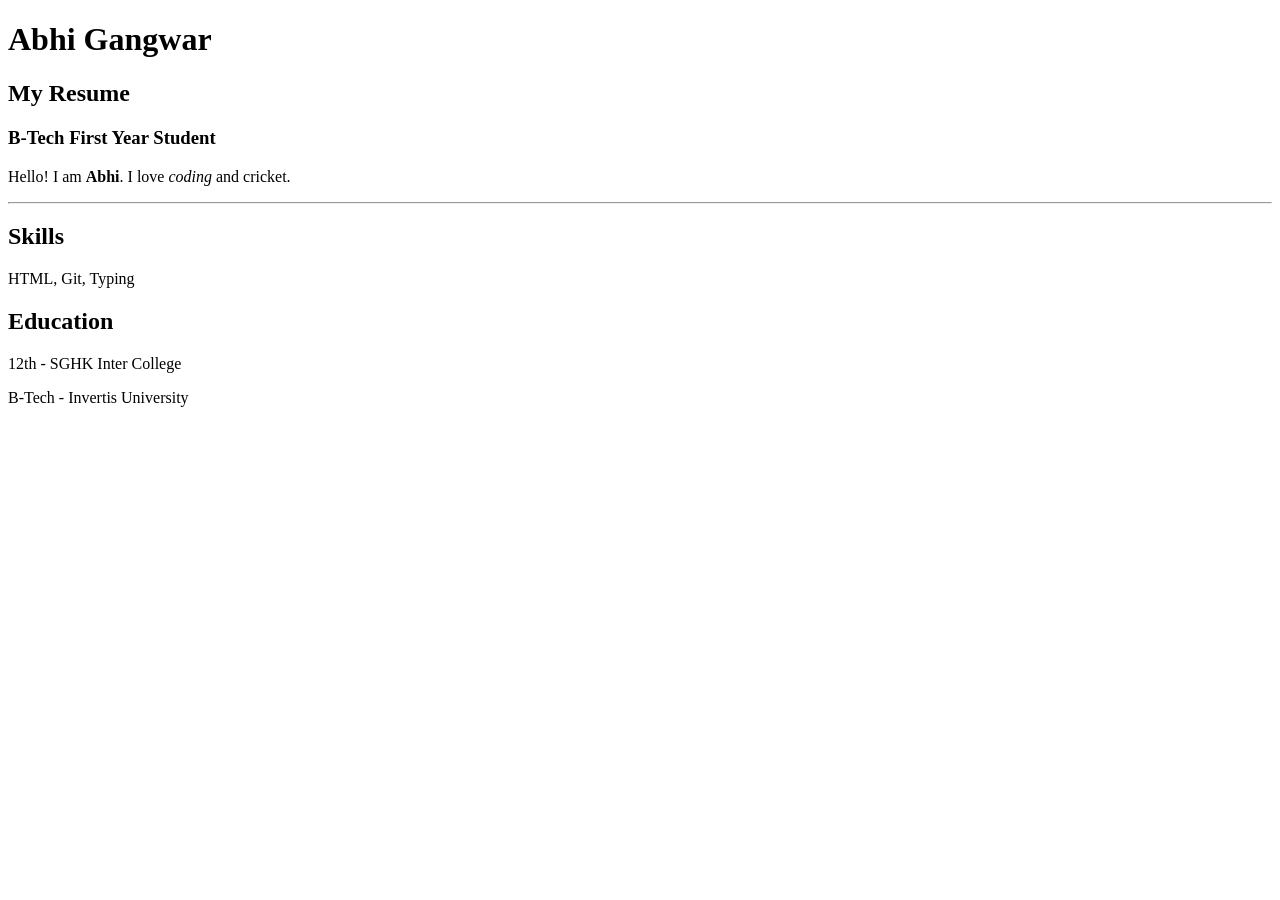
<file: week2/index.html>
<!DOCTYPE html>
<html lang="en">
<head>
    <meta charset="UTF-8">
    <title>My Resume</title>
</head>
<body>
    <h1>Abhi Gangwar</h1>
    <h2>My Resume</h2>
    <h3>B-Tech First Year Student</h3>
    <p>Hello! I am <strong>Abhi</strong>. I love <em>coding</em> and cricket.</p>
<hr>
<!-- Skills box -->
<div id="skills" class="section">
    <h2>Skills</h2>
    <p>HTML, Git, Typing</p>
</div>

<!-- Education box -->
<div id="education" class="section">
    <h2>Education</h2>
    <p>12th - SGHK Inter College</p>
    <p>B-Tech - Invertis University</p>
</div>
<!-- Resume content ends here -->
</body>
</html>
</file>
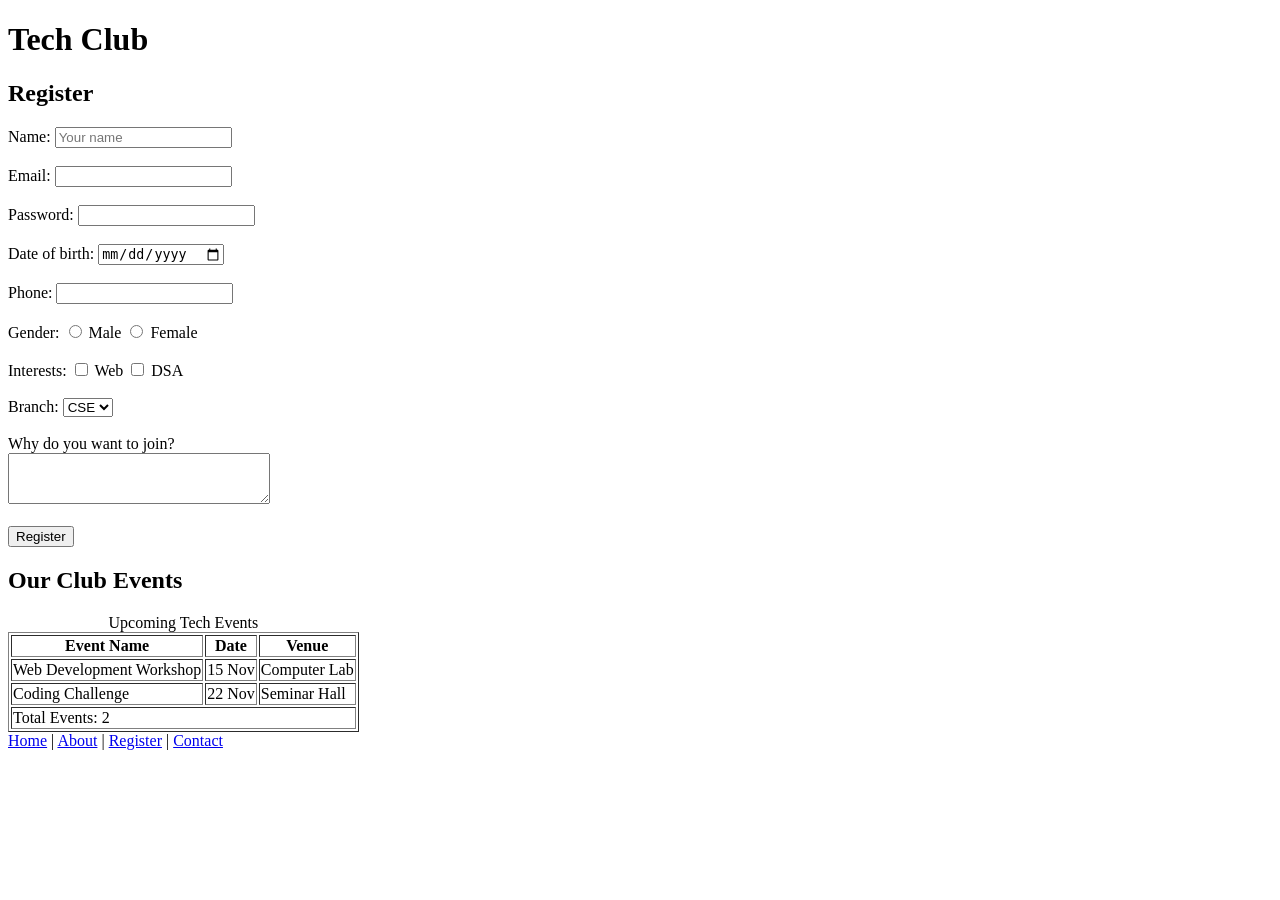
<file: week4/index.html>
<!DOCTYPE html>
<html lang="en">

<head>
    <meta charset="UTF-8">
    <meta name="viewport" content="width=device-width, initial-scale=1.0">
    <meta name="description" content="College Tech Club events and student registration">
    <meta name="keywords" content="Tech Club, Coding, Workshops">
    <title>College Tech Club</title>
    <link rel="icon" type="image/png" href="favicon.png">
</head>

<body>

    <h1>Tech Club</h1>
    <h2>Register</h2>

    <form>
        <label for="name">Name:</label>
        <input type="text" id="name" name="name"
               placeholder="Your name">
        <br><br>

        <label for="email">Email:</label>
        <input type="email" id="email" name="email">
        <br><br>

        <label for="password">Password:</label>
        <input type="password" id="password" name="password">
        <br><br>

        <label for="dob">Date of birth:</label>
        <input type="date" id="dob" name="dob">
        <br><br>

        <label for="phone">Phone:</label>
        <input type="tel" id="phone" name="phone">
        <br><br>

        <label>Gender:</label>
        <input type="radio" id="male" name="gender" value="Male">
        <label for="male">Male</label>
        <input type="radio" id="female" name="gender" value="Female">
        <label for="female">Female</label>
        <br><br>

        <label>Interests:</label>
        <input type="checkbox" id="web" name="interest" value="Web">
        <label for="web">Web</label>
        <input type="checkbox" id="dsa" name="interest" value="DSA">
        <label for="dsa">DSA</label>
        <br><br>

        <label for="branch">Branch:</label>
        <select id="branch" name="branch">
            <option value="CSE">CSE</option>
            <option value="IT">IT</option>
            <option value="ECE">ECE</option>
        </select>
        <br><br>

        <label for="message">Why do you want to join?</label>
        <br>
        <textarea id="message" name="message"
                  rows="3" cols="30"></textarea>
        <br><br>

        <button type="submit">Register</button>
    </form>
    
    <h2>Our Club Events</h2>

    <table border="1">
        <caption>Upcoming Tech Events</caption>

        <thead>
            <tr>
                <th>Event Name</th>
                <th>Date</th>
                <th>Venue</th>
            </tr>
        </thead>

        <tbody>
            <tr>
                <td>Web Development Workshop</td>
                <td>15 Nov</td>
                <td>Computer Lab</td>
            </tr>
            <tr>
                <td>Coding Challenge</td>
                <td>22 Nov</td>
                <td>Seminar Hall</td>
            </tr>
        </tbody>

        <tfoot>
            <tr>
                <td colspan="3">Total Events: 2</td>
            </tr>
        </tfoot>
    </table>


</body>
<nav>
    <a href="index.html">Home</a> |
    <a href="about.html">About</a> |
    <a href="register.html">Register</a> |
    <a href="contact.html">Contact</a>
</nav>
</html>
</file>
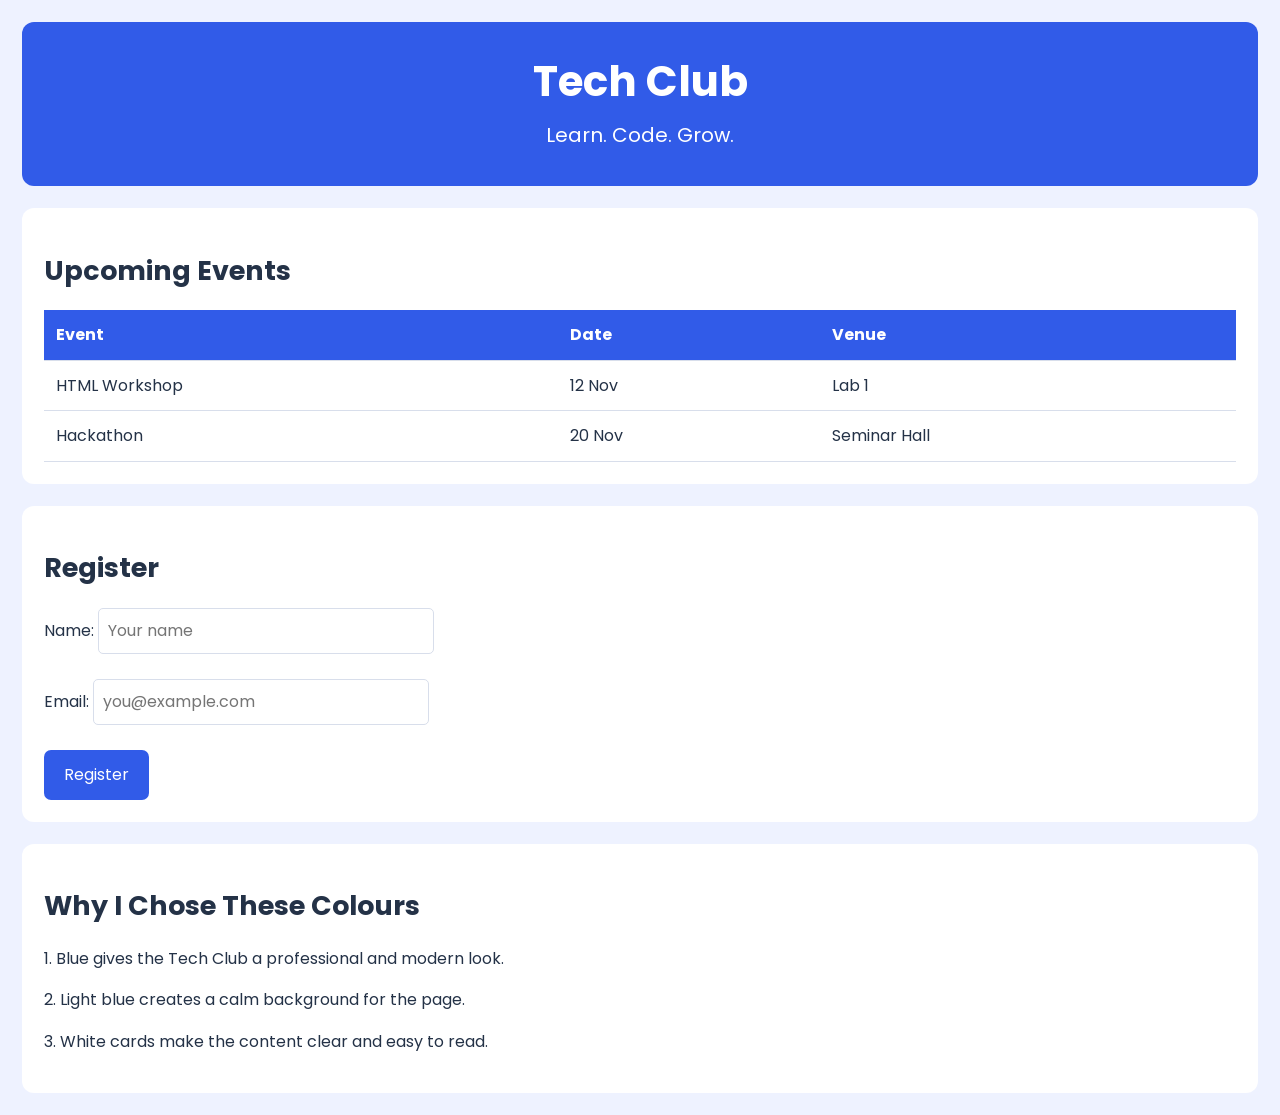
<file: week5/index.html>
<!DOCTYPE html>
<html lang="en">
<head>
    <meta charset="UTF-8">
    <meta name="viewport" content="width=device-width, initial-scale=1.0">
    <title>Tech Club</title>

    <link rel="preconnect" href="https://fonts.googleapis.com">
    <link rel="preconnect" href="https://fonts.gstatic.com" crossorigin>
    <link href="https://fonts.googleapis.com/css2?family=Poppins:wght@400;500;600;700&display=swap" rel="stylesheet">

    <link rel="stylesheet" href="style.css">
</head>
<body>

    <header id="hero">
        <h1>Tech Club</h1>
        <p>Learn. Code. Grow.</p>
    </header>

    <section class="card">
        <h2>Upcoming Events</h2>

        <table>
            <thead>
                <tr>
                    <th>Event</th>
                    <th>Date</th>
                    <th>Venue</th>
                </tr>
            </thead>
            <tbody>
                <tr>
                    <td>HTML Workshop</td>
                    <td>12 Nov</td>
                    <td>Lab 1</td>
                </tr>
                <tr>
                    <td>Hackathon</td>
                    <td>20 Nov</td>
                    <td>Seminar Hall</td>
                </tr>
            </tbody>
        </table>
    </section>

    <section class="card">
        <h2>Register</h2>

        <form>
            <label for="name">Name:</label>
            <input type="text" id="name" name="name" placeholder="Your name" required>
            <br><br>

            <label for="email">Email:</label>
            <input type="email" id="email" name="email" placeholder="you@example.com" required>
            <br><br>

            <button type="submit">Register</button>
        </form>
    </section>

    <section class="card">
        <h2>Why I Chose These Colours</h2>
        <p>1. Blue gives the Tech Club a professional and modern look.</p>
        <p>2. Light blue creates a calm background for the page.</p>
        <p>3. White cards make the content clear and easy to read.</p>
    </section>

</body>
</html>
</file>
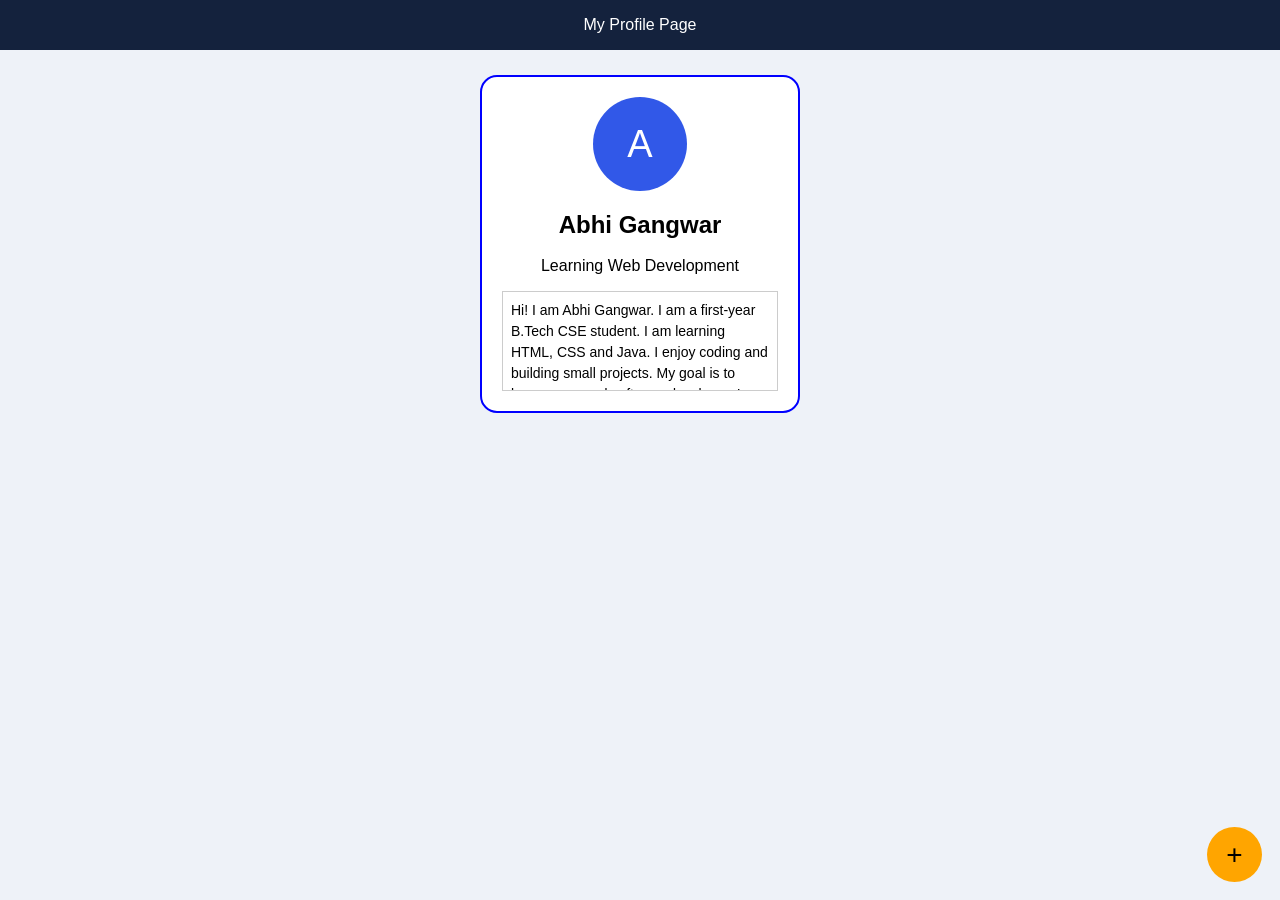
<file: week6/index.html>
<!DOCTYPE html>
<html lang="en">
<head>
    <meta charset="UTF-8">
    <meta name="viewport" content="width=device-width, initial-scale=1.0">
    <title>My Profile Page</title>
    <link rel="stylesheet" href="style.css">
</head>
<body>

    <header class="top-bar">
        My Profile Page
    </header>

    <div class="card blue-card">
        <div class="avatar">A</div>

        <h2>Abhi Gangwar</h2>
        <p>Learning Web Development</p>

        <div class="bio">
            Hi! I am Abhi Gangwar. I am a first-year B.Tech CSE student.
            I am learning HTML, CSS and Java. I enjoy coding and building
            small projects. My goal is to become a good software developer.
            I want to improve my programming skills and learn more about
            web development. I practise coding regularly to achieve my goal.
        </div>
    </div>

    <button class="add-button">+</button>

</body>
</html>
</file>
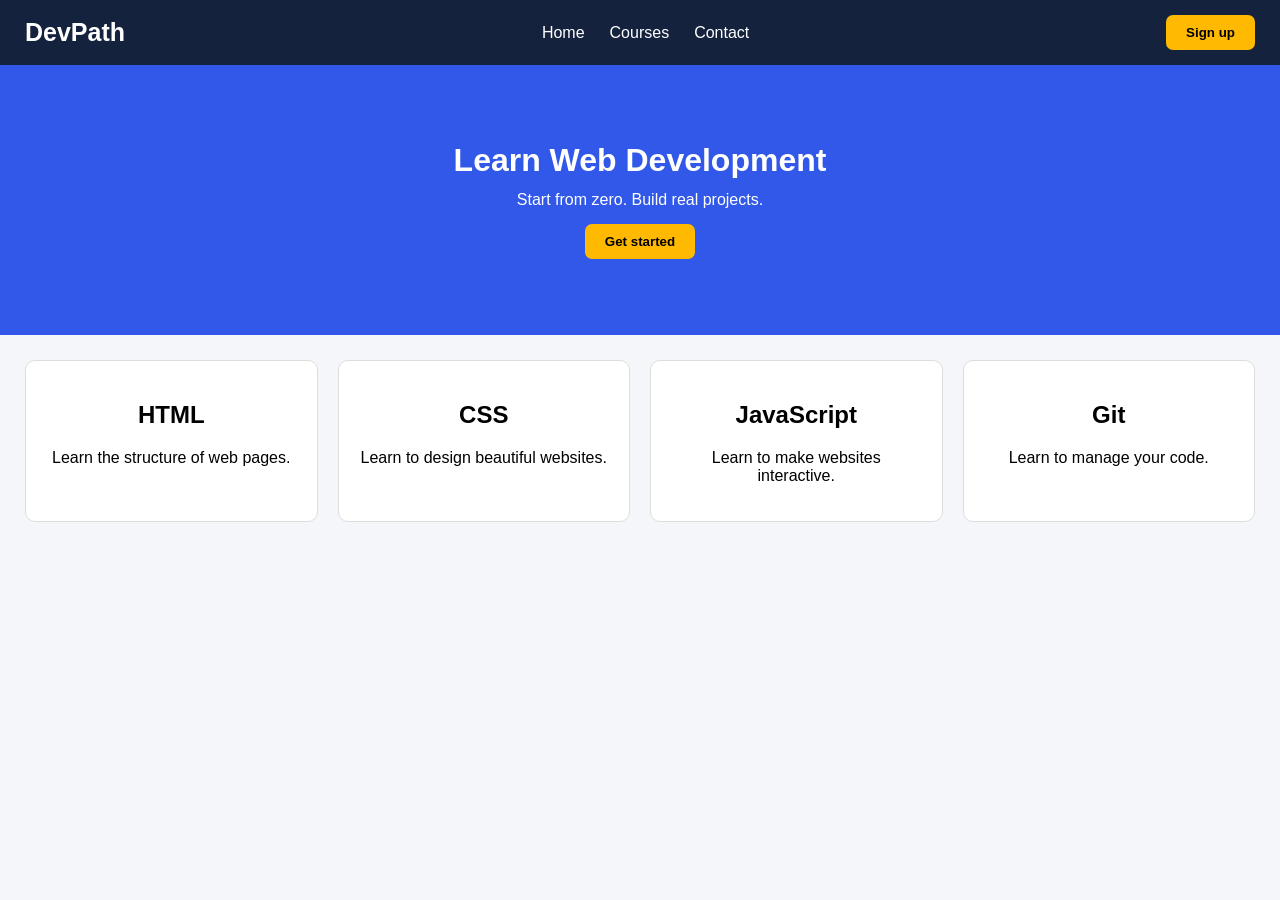
<file: week7/index.html>
<!DOCTYPE html>
<html lang="en">
<head>
    <meta charset="UTF-8">
    <meta name="viewport" content="width=device-width, initial-scale=1.0">
    <title>DevPath Landing Page</title>
    <link rel="stylesheet" href="style.css">
</head>
<body>

    <header class="navbar">
        <h2 class="logo">DevPath</h2>

        <nav class="nav-links">
            <a href="#">Home</a>
            <a href="#">Courses</a>
            <a href="#">Contact</a>
        </nav>

        <button class="signup-button">Sign up</button>
    </header>

    <section class="banner">
        <h1>Learn Web Development</h1>
        <p>Start from zero. Build real projects.</p>
        <button class="start-button">Get started</button>
    </section>

    <section class="cards">

        <div class="card">
            <h2>HTML</h2>
            <p>Learn the structure of web pages.</p>
        </div>

        <div class="card">
            <h2>CSS</h2>
            <p>Learn to design beautiful websites.</p>
        </div>

        <div class="card">
            <h2>JavaScript</h2>
            <p>Learn to make websites interactive.</p>
        </div>

        <div class="card">
            <h2>Git</h2>
            <p>Learn to manage your code.</p>
        </div>

    </section>

</body>
</html>
</file>
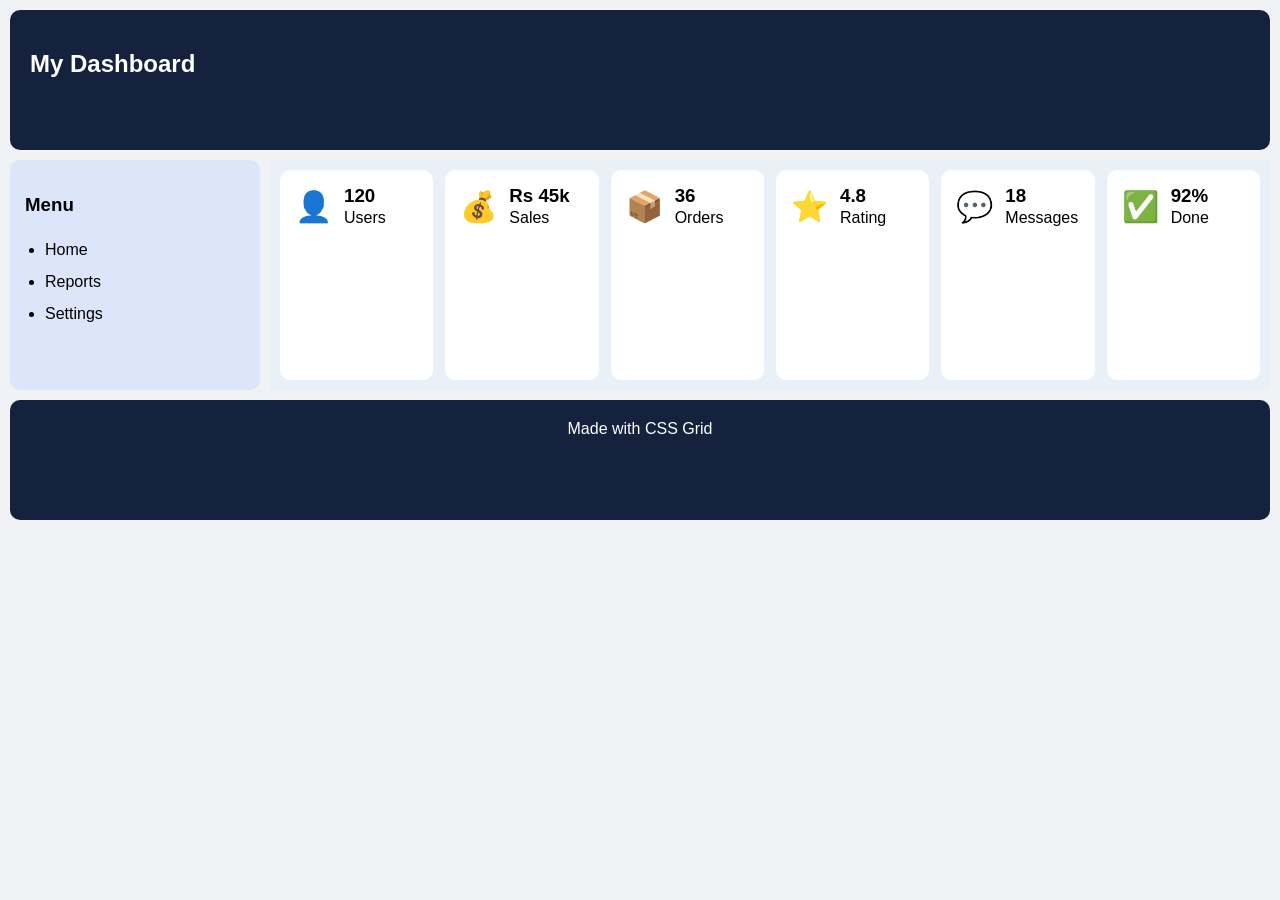
<file: week8/index.html>
<!DOCTYPE html>
<html lang="en">
<head>
    <meta charset="UTF-8">
    <meta name="viewport" content="width=device-width, initial-scale=1.0">
    <title>My Dashboard</title>
    <link rel="stylesheet" href="style.css">
</head>
<body>

    <div class="dashboard">

        <header class="header">
            <h2>My Dashboard</h2>
        </header>

        <aside class="sidebar">
            <h3>Menu</h3>
            <ul>
                <li>Home</li>
                <li>Reports</li>
                <li>Settings</li>
            </ul>
        </aside>

        <main class="main">

            <div class="box">
                <div class="box-content">
                    <span class="icon">👤</span>
                    <div>
                        <h3>120</h3>
                        <p>Users</p>
                    </div>
                </div>
            </div>

            <div class="box">
                <div class="box-content">
                    <span class="icon">💰</span>
                    <div>
                        <h3>Rs 45k</h3>
                        <p>Sales</p>
                    </div>
                </div>
            </div>

            <div class="box">
                <div class="box-content">
                    <span class="icon">📦</span>
                    <div>
                        <h3>36</h3>
                        <p>Orders</p>
                    </div>
                </div>
            </div>

            <div class="box">
                <div class="box-content">
                    <span class="icon">⭐</span>
                    <div>
                        <h3>4.8</h3>
                        <p>Rating</p>
                    </div>
                </div>
            </div>

            <div class="box">
                <div class="box-content">
                    <span class="icon">💬</span>
                    <div>
                        <h3>18</h3>
                        <p>Messages</p>
                    </div>
                </div>
            </div>

            <div class="box">
                <div class="box-content">
                    <span class="icon">✅</span>
                    <div>
                        <h3>92%</h3>
                        <p>Done</p>
                    </div>
                </div>
            </div>

        </main>

        <footer class="footer">
            Made with CSS Grid
        </footer>

    </div>

</body>
</html>
</file>
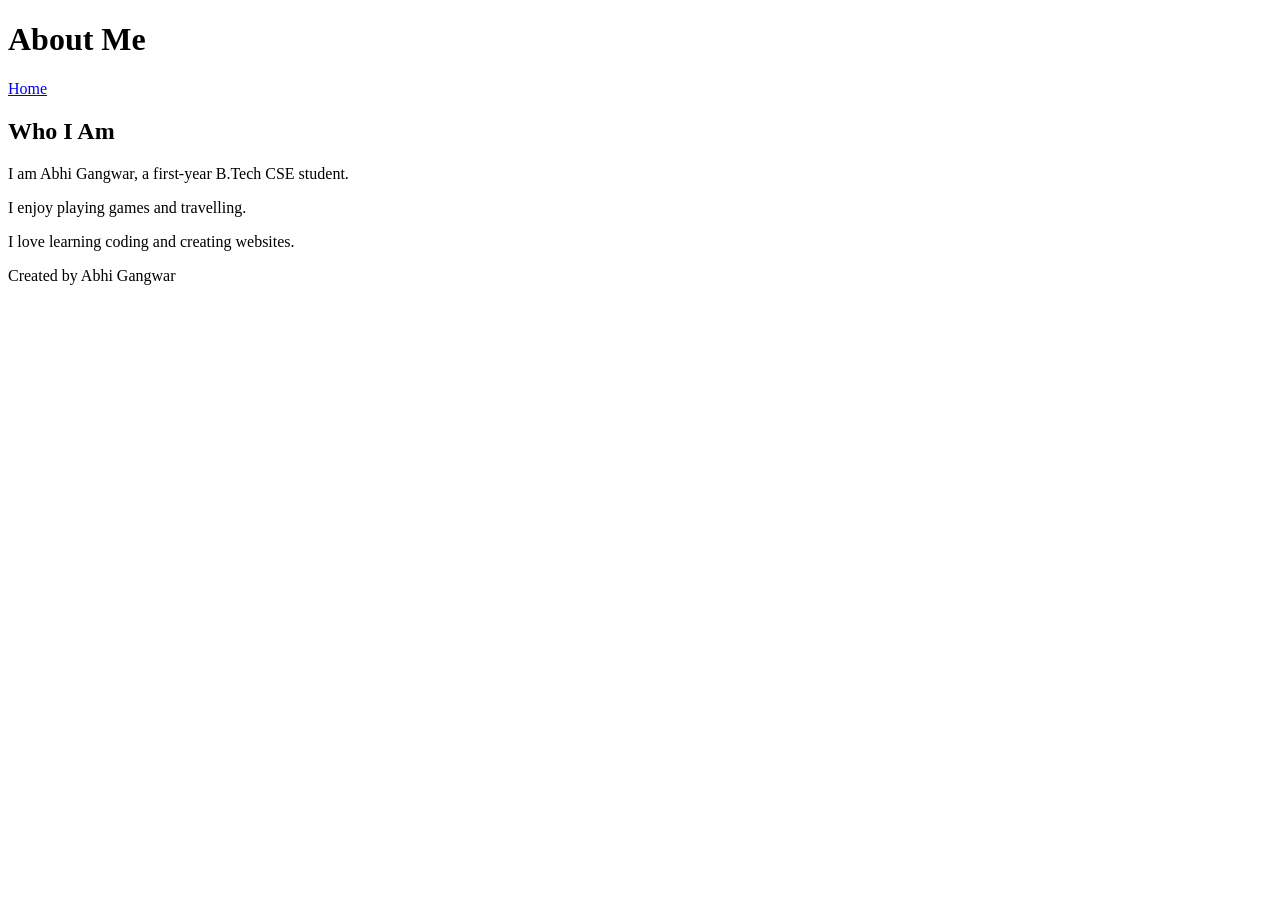
<file: week3/about.html>
<!DOCTYPE html>
<html lang="en">
<head>
    <meta charset="UTF-8">
    <meta name="viewport" content="width=device-width, initial-scale=1.0">
    <title>About Abhi</title>
</head>
<body>
    <header>
        <h1>About Me</h1>
        <nav>
            <a href="index.html">Home</a>
        </nav>
    </header>

    <main>
        <section>
            <h2>Who I Am</h2>
            <p>I am Abhi Gangwar, a first-year B.Tech CSE student.</p>
            <p>I enjoy playing games and travelling.</p>
            <p>I love learning coding and creating websites.</p>
        </section>
    </main>

    <footer>
        <p>Created by Abhi Gangwar</p>
    </footer>
</body>
</html>
</file>
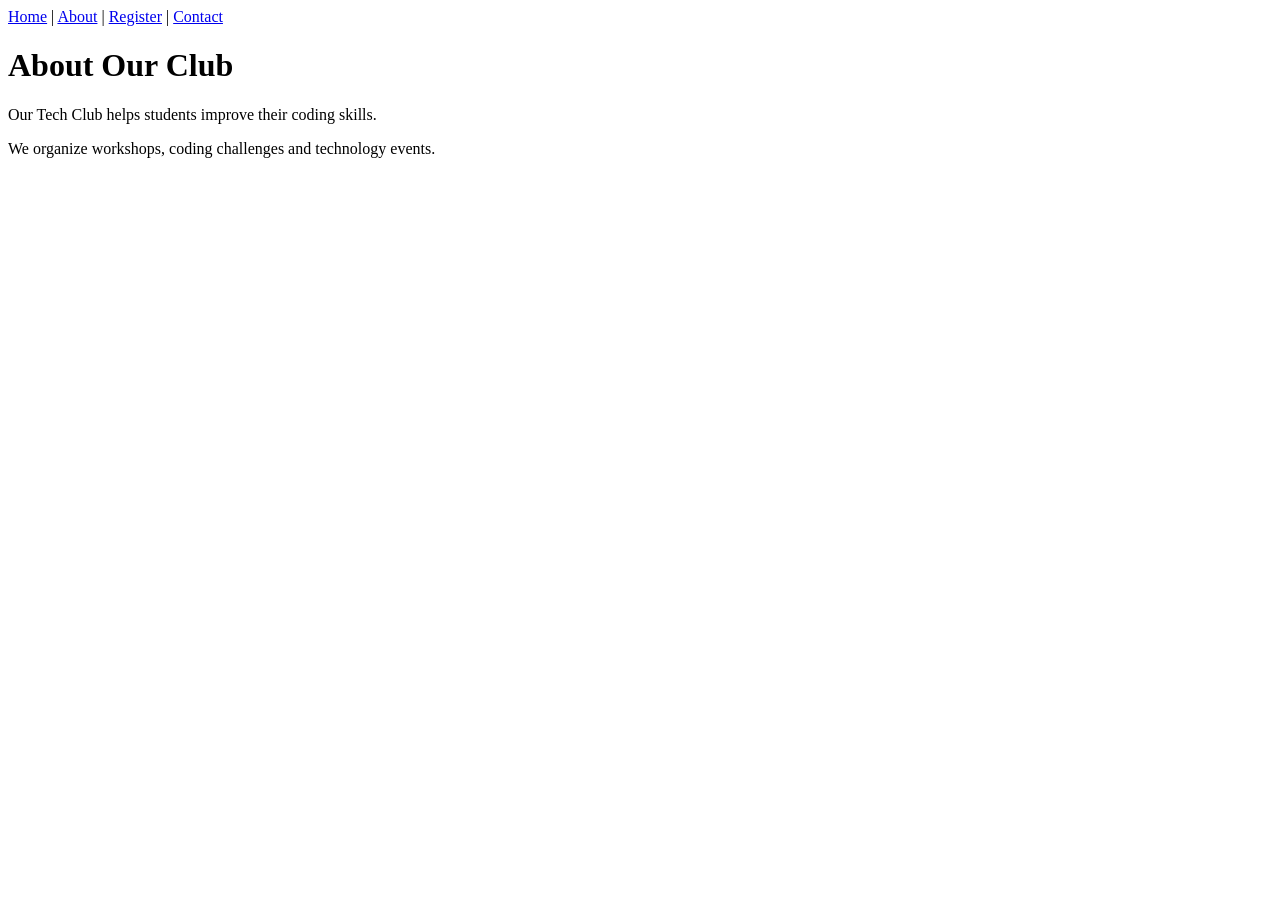
<file: week4/about.html>
<!DOCTYPE html>
<html lang="en">
<head>
    <meta charset="UTF-8">
    <meta name="viewport" content="width=device-width, initial-scale=1.0">
    <title>About - Tech Club</title>
    <link rel="icon" type="image/png" href="favicon.png">
</head>
<body>
    <nav>
        <a href="index.html">Home</a> |
        <a href="about.html">About</a> |
        <a href="register.html">Register</a> |
        <a href="contact.html">Contact</a>
    </nav>

    <h1>About Our Club</h1>
    <p>Our Tech Club helps students improve their coding skills.</p>
    <p>We organize workshops, coding challenges and technology events.</p>
</body>
</html>
</file>
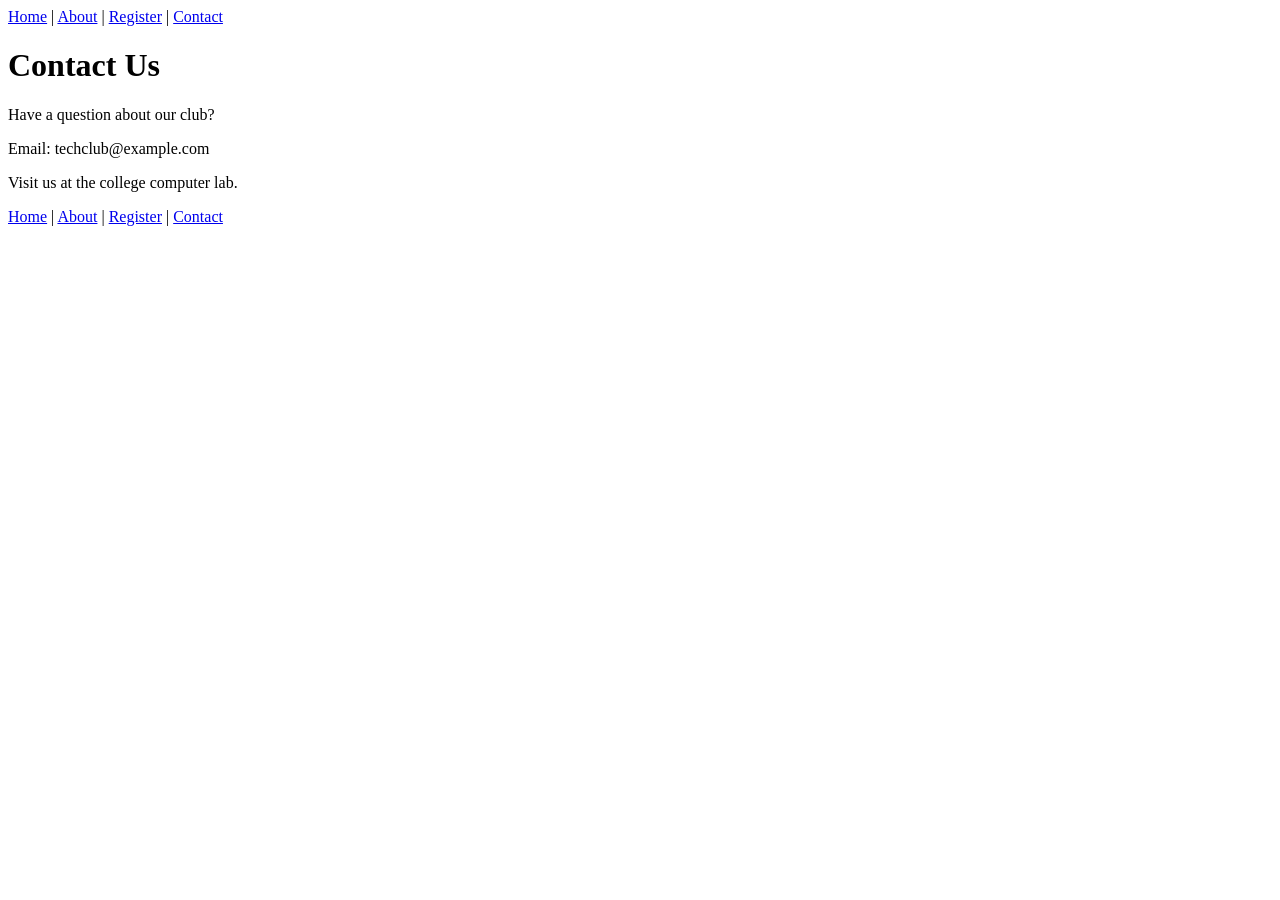
<file: week4/contact.html>
<!DOCTYPE html>
<html lang="en">
<head>
    <meta charset="UTF-8">
    <meta name="viewport" content="width=device-width, initial-scale=1.0">
    <title>Contact - Tech Club</title>
    <link rel="icon" type="image/png" href="favicon.png">
</head>
<body>
    <nav>
        <a href="index.html">Home</a> |
        <a href="about.html">About</a> |
        <a href="register.html">Register</a> |
        <a href="contact.html">Contact</a>
    </nav>

    <h1>Contact Us</h1>
    <p>Have a question about our club?</p>
    <p>Email: techclub@example.com</p>
    <p>Visit us at the college computer lab.</p>
</body>
<nav>
    <a href="index.html">Home</a> |
    <a href="about.html">About</a> |
    <a href="register.html">Register</a> |
    <a href="contact.html">Contact</a>
</nav>

</html>
</file>
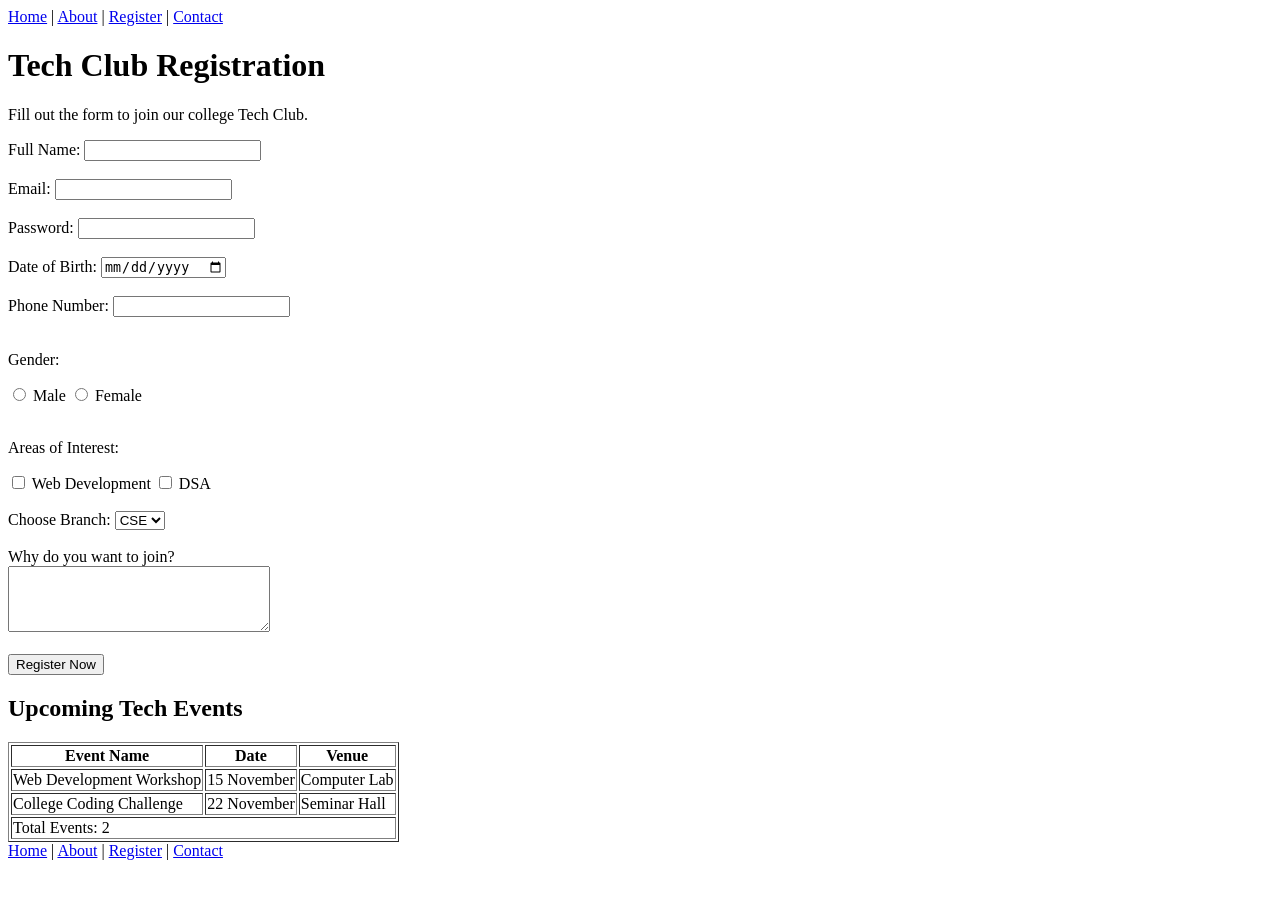
<file: week4/register.html>
<!DOCTYPE html>
<html lang="en">
<head>
    <meta charset="UTF-8">
    <meta name="viewport" content="width=device-width, initial-scale=1.0">
    <meta name="description" content="Register for Tech Club events">
    <title>Register - Tech Club</title>
    <link rel="icon" type="image/png" href="favicon.png">
</head>
<body>

    <nav>
        <a href="index.html">Home</a> |
        <a href="about.html">About</a> |
        <a href="register.html">Register</a> |
        <a href="contact.html">Contact</a>
    </nav>

    <h1>Tech Club Registration</h1>
    <p>Fill out the form to join our college Tech Club.</p>

    <form>
        <label for="name">Full Name:</label>
        <input type="text" id="name" name="name" required>
        <br><br>

        <label for="email">Email:</label>
        <input type="email" id="email" name="email" required>
        <br><br>

        <label for="password">Password:</label>
        <input type="password" id="password" name="password" required>
        <br><br>

        <label for="dob">Date of Birth:</label>
        <input type="date" id="dob" name="dob">
        <br><br>

        <label for="phone">Phone Number:</label>
        <input type="tel" id="phone" name="phone">
        <br><br>

        <p>Gender:</p>
        <input type="radio" id="male" name="gender" value="Male">
        <label for="male">Male</label>

        <input type="radio" id="female" name="gender" value="Female">
        <label for="female">Female</label>
        <br><br>

        <p>Areas of Interest:</p>
        <input type="checkbox" id="web" name="interest" value="Web Development">
        <label for="web">Web Development</label>

        <input type="checkbox" id="dsa" name="interest" value="DSA">
        <label for="dsa">DSA</label>
        <br><br>

        <label for="branch">Choose Branch:</label>
        <select id="branch" name="branch">
            <option value="CSE">CSE</option>
            <option value="IT">IT</option>
            <option value="ECE">ECE</option>
        </select>
        <br><br>

        <label for="reason">Why do you want to join?</label>
        <br>
        <textarea id="reason" name="reason" rows="4" cols="30"></textarea>
        <br><br>

        <input type="submit" value="Register Now">
    </form>

    <h2>Upcoming Tech Events</h2>

    <table border="1">
        <thead>
            <tr>
                <th>Event Name</th>
                <th>Date</th>
                <th>Venue</th>
            </tr>
        </thead>

        <tbody>
            <tr>
                <td>Web Development Workshop</td>
                <td>15 November</td>
                <td>Computer Lab</td>
            </tr>
            <tr>
                <td>College Coding Challenge</td>
                <td>22 November</td>
                <td>Seminar Hall</td>
            </tr>
        </tbody>

        <tfoot>
            <tr>
                <td colspan="3">Total Events: 2</td>
            </tr>
        </tfoot>
    </table>

</body>
<nav>
    <a href="index.html">Home</a> |
    <a href="about.html">About</a> |
    <a href="register.html">Register</a> |
    <a href="contact.html">Contact</a>
</nav>
</html>
</file>
<file: week5/style.css>
:root {
    --blue: #315be8;
    --light-blue: #eef2ff;
    --white: #ffffff;
    --text-color: #243247;
    --border-color: #d8deeb;
    --space: 22px;
}

/* Universal selector */
* {
    box-sizing: border-box;
}

/* Element selector */
body {
    margin: 0;
    padding: var(--space);
    background-color: var(--light-blue);
    color: var(--text-color);
    font-family: 'Poppins', Arial, sans-serif;
    font-size: 16px;
    line-height: 1.6;
}

/* ID selector */
#hero {
    background-color: var(--blue);
    color: var(--white);
    text-align: center;
    padding: 35px;
    border-radius: 12px;
}

/* Element selector */
h1 {
    color: var(--white);
    font-size: 42px;
    line-height: 1.2;
    margin: 0 0 12px;
}

#hero p {
    font-size: 20px;
    margin: 0;
}

/* Class selector */
.card {
    background-color: var(--white);
    padding: var(--space);
    margin-top: var(--space);
    border-radius: 12px;
}

h2 {
    color: var(--text-color);
    font-size: 27px;
    line-height: 1.3;
}

table {
    width: 100%;
    border-collapse: collapse;
    text-align: left;
}

th {
    background-color: var(--blue);
    color: var(--white);
}

th, td {
    padding: 12px;
    border-bottom: 1px solid var(--border-color);
}

input {
    padding: 9px;
    font: inherit;
    border: 1px solid var(--border-color);
    border-radius: 5px;
}

button {
    background-color: var(--blue);
    color: var(--white);
    padding: 12px 20px;
    font: inherit;
    border: none;
    border-radius: 7px;
    cursor: pointer;
}
</file>
<file: week6/style.css>
* {
    box-sizing: border-box;
}

body {
    margin: 0;
    font-family: Arial, sans-serif;
    background-color: #eef2f8;
}

.top-bar {
    background-color: #14223d;
    color: white;
    text-align: center;
    padding: 16px;
    position: sticky;
    top: 0;
    z-index: 1;
}

.card {
    width: 320px;
    margin: 25px auto;
    padding: 20px;
    background-color: white;
    border: 2px solid;
    border-radius: 17px;
    text-align: center;
}

.blue-card {
    border-color: blue;
}

.green-card {
    border-color: green;
}

.avatar {
    width: 94px;
    height: 94px;
    margin: 0 auto;
    border-radius: 50%;
    background-color: #3158e8;
    color: white;
    font-size: 38px;
    line-height: 94px;
}

.green-card .avatar {
    background-color: green;
}

h2 {
    font-size: 24px;
    margin-bottom: 18px;
}

.bio {
    height: 100px;
    overflow: auto;
    border: 1px solid #cccccc;
    padding: 8px;
    text-align: left;
    font-size: 14px;
    line-height: 1.5;
}

.add-button {
    width: 55px;
    height: 55px;
    border: none;
    border-radius: 50%;
    background-color: orange;
    font-size: 28px;
    position: fixed;
    right: 18px;
    bottom: 18px;
    z-index: 2;
    cursor: pointer;
}
</file>
<file: week7/style.css>
* {
    box-sizing: border-box;
}

body {
    margin: 0;
    font-family: Arial, sans-serif;
    background-color: #f5f6fa;
}

/* Navbar */

.navbar {
    background-color: #14223d;
    color: white;
    padding: 15px 25px;

    display: flex;
    justify-content: space-between;
    align-items: center;
}

.logo {
    margin: 0;
    font-size: 25px;
}

.nav-links {
    display: flex;
    gap: 25px;
}

.nav-links a {
    color: white;
    text-decoration: none;
    font-size: 16px;
}

.signup-button {
    background-color: #ffb900;
    border: none;
    padding: 10px 20px;
    border-radius: 7px;
    font-weight: bold;
    cursor: pointer;
}

/* Banner */

.banner {
    background-color: #3158e8;
    color: white;
    height: 270px;

    display: flex;
    flex-direction: column;
    justify-content: center;
    align-items: center;
    text-align: center;
}

.banner h1 {
    font-size: 32px;
    margin: 0 0 12px;
}

.banner p {
    font-size: 16px;
    margin: 0 0 15px;
}

.start-button {
    background-color: #ffb900;
    border: none;
    padding: 10px 20px;
    border-radius: 7px;
    font-weight: bold;
    cursor: pointer;
}

/* Cards */

.cards {
    display: flex;
    flex-wrap: wrap;
    gap: 20px;
    padding: 25px;
}

.card {
    flex: 1 1 200px;
    background-color: white;
    border: 1px solid #dddddd;
    border-radius: 10px;
    padding: 20px;
    text-align: center;
}

/* Responsive testing */

@media (max-width: 600px) {
    .navbar {
        flex-wrap: wrap;
        gap: 15px;
    }

    .nav-links {
        gap: 12px;
    }

    .banner h1 {
        font-size: 25px;
    }
}
</file>
<file: week8/style.css>
* {
    box-sizing: border-box;
}

body {
    margin: 0;
    font-family: Arial, sans-serif;
    background-color: #f0f2f5;
}

.dashboard {
    display: grid;
    grid-template-columns: 1fr 4fr;
    grid-template-areas:
        "head head"
        "side main"
        "foot foot";
    gap: 10px;
    padding: 10px;
}

.header {
    grid-area: head;
    background-color: #14223d;
    color: white;
    padding: 20px;
    height: 140px;
    border-radius: 10px;
}

.sidebar {
    grid-area: side;
    background-color: #dce6fa;
    padding: 15px;
    border-radius: 10px;
    min-height: 230px;
}

.sidebar ul {
    padding-left: 20px;
    line-height: 2;
}

.main {
    grid-area: main;
    background-color: #eaf0f8;
    padding: 10px;

    display: grid;
    grid-template-columns: repeat(auto-fit, minmax(150px, 1fr));
    gap: 12px;
}

.box {
    background-color: white;
    padding: 15px;
    border-radius: 10px;
    min-height: 70px;
}

.box-content {
    display: flex;
    align-items: center;
    gap: 12px;
}

.icon {
    font-size: 30px;
}

.box h3 {
    margin: 0;
}

.box p {
    margin: 2px 0 0;
}

.footer {
    grid-area: foot;
    background-color: #14223d;
    color: white;
    text-align: center;
    padding: 20px;
    height: 120px;
    border-radius: 10px;
}

/* Mobile screen */

@media (max-width: 600px) {
    .dashboard {
        grid-template-columns: 1fr;
        grid-template-areas:
            "head"
            "side"
            "main"
            "foot";
    }
}
</file>
